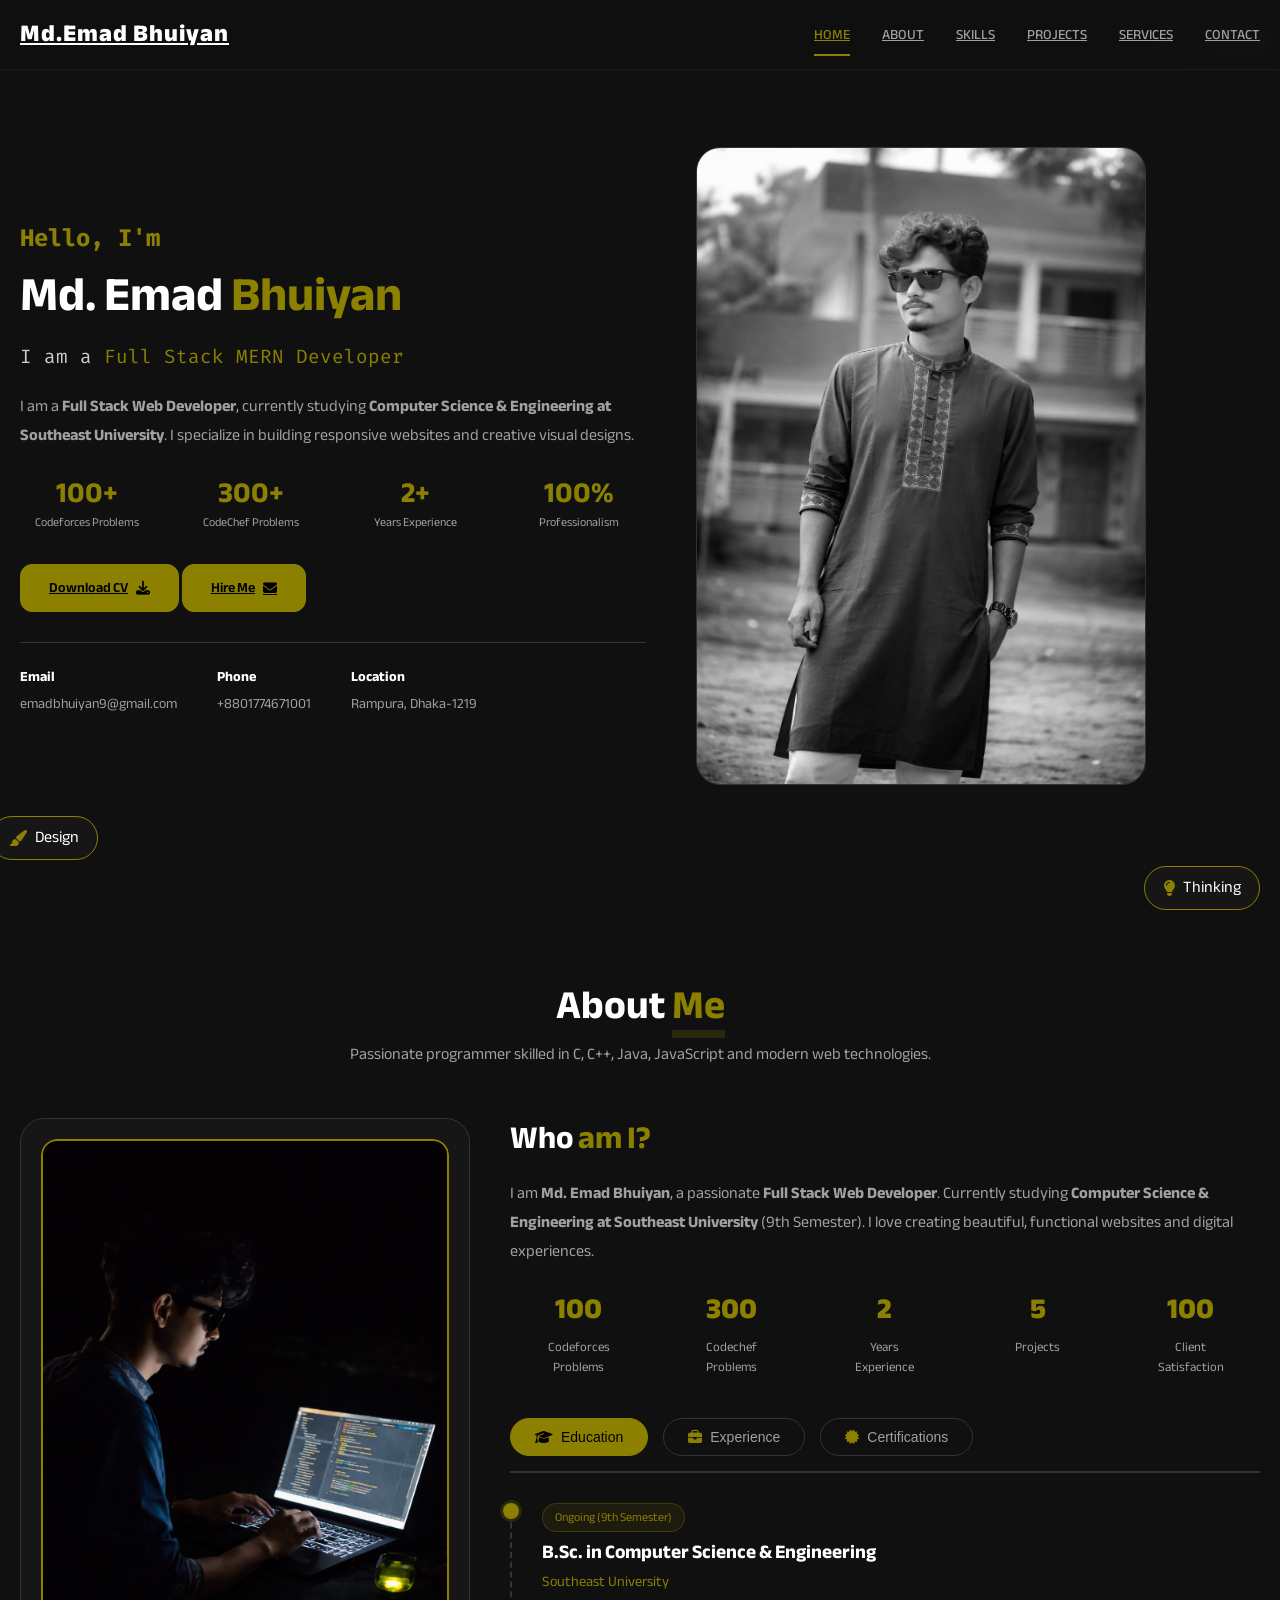
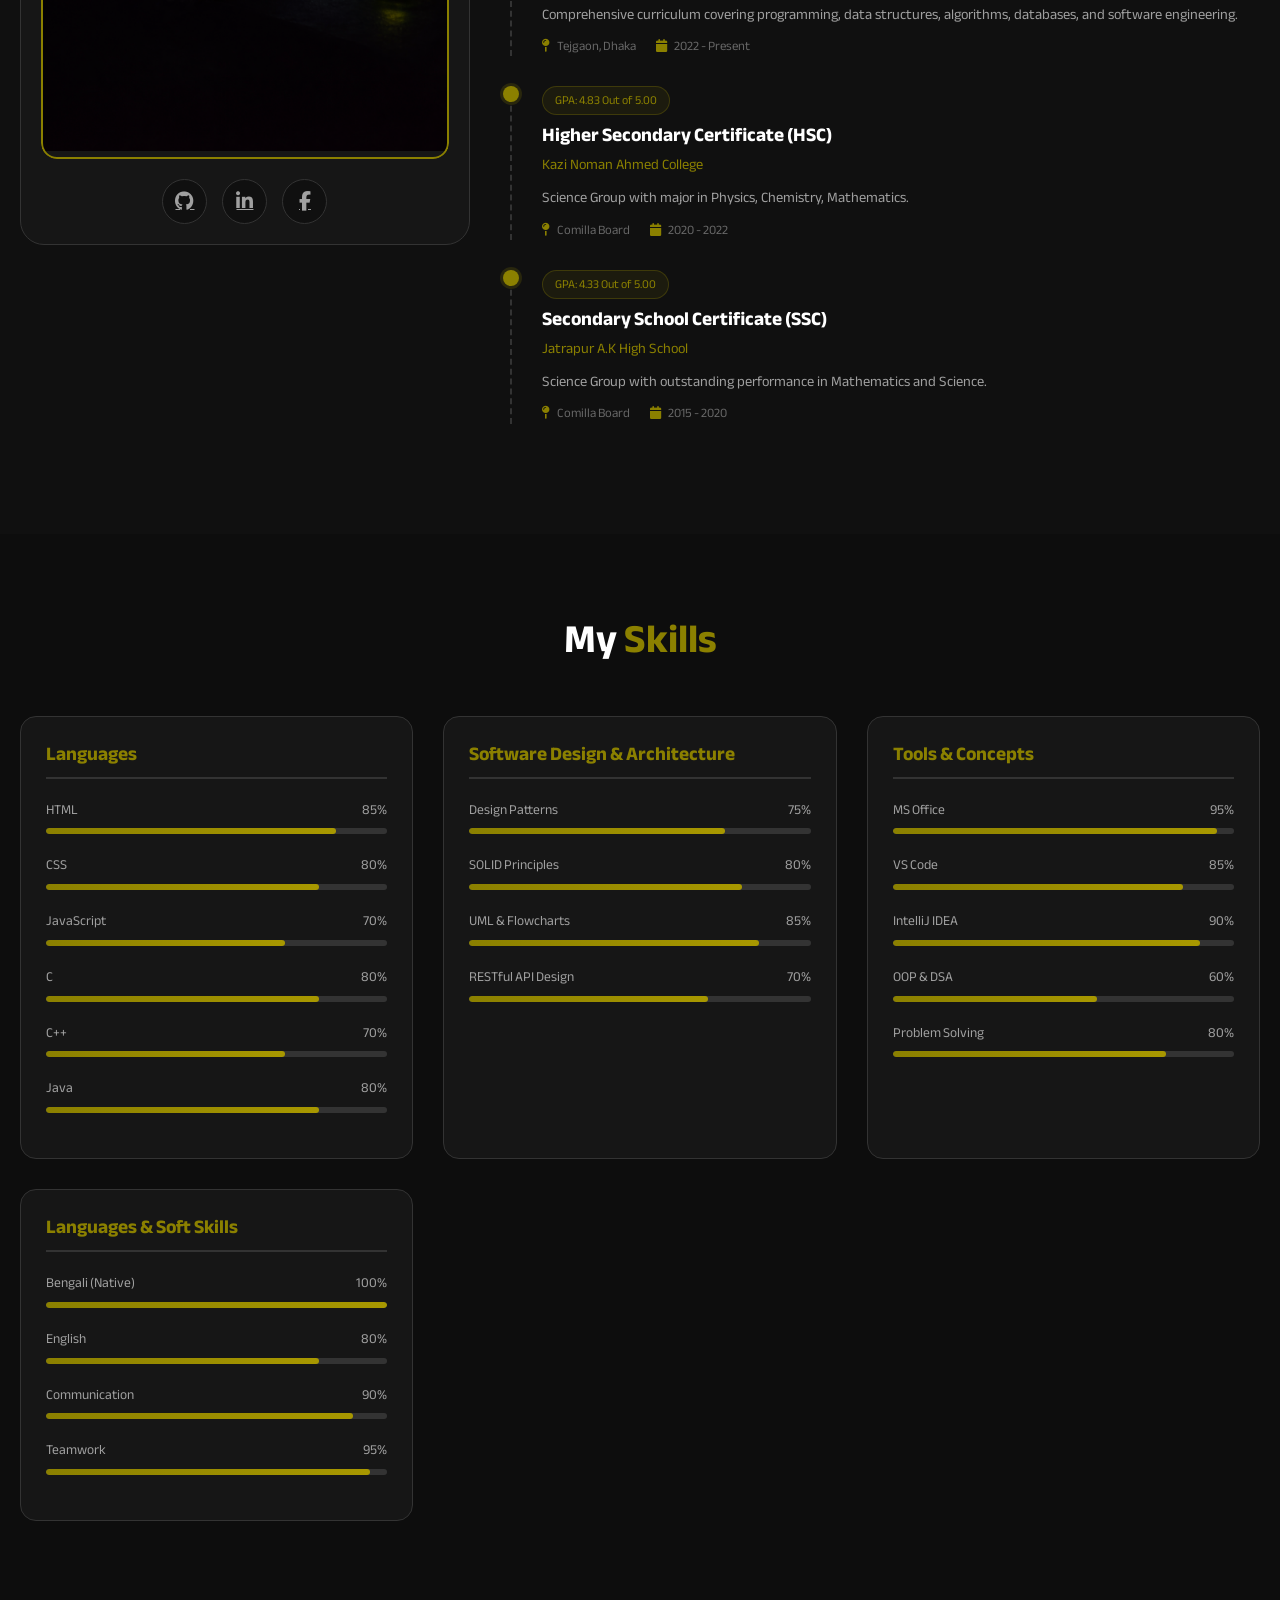
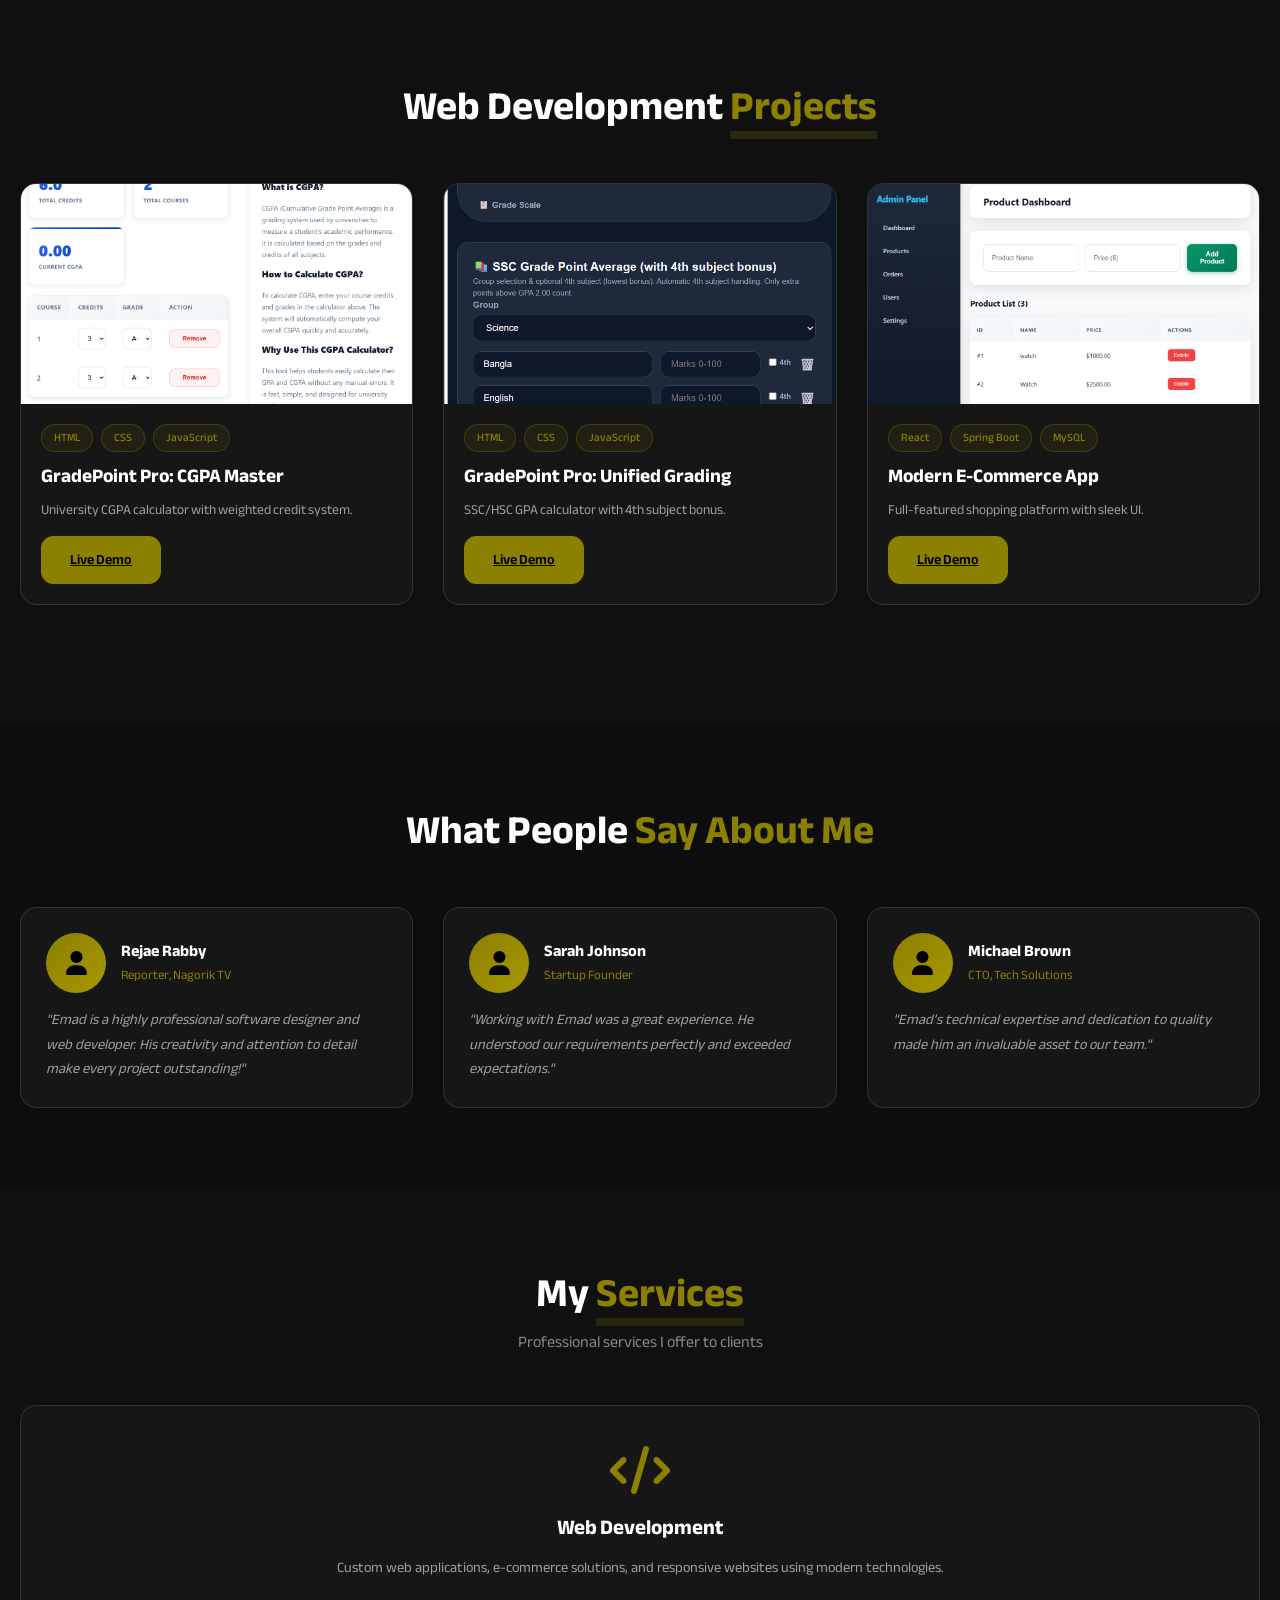
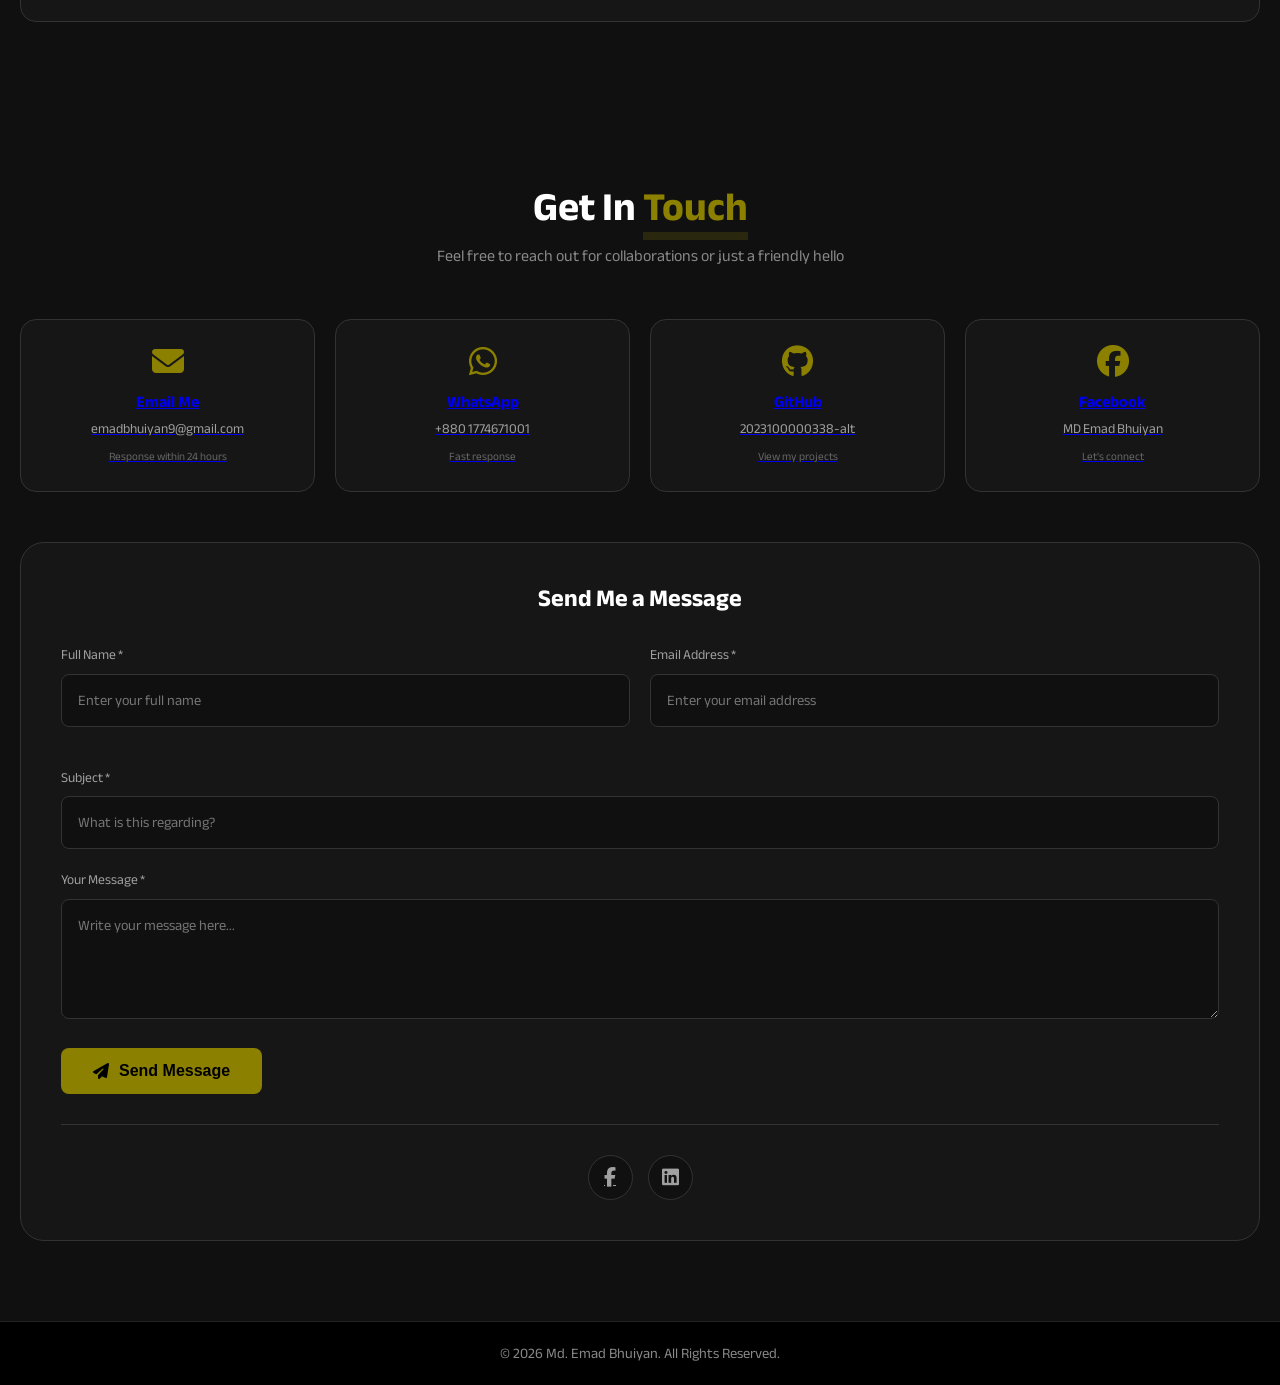
<file: index.html>
<!DOCTYPE html>
<html lang="en">

<head>
    <meta charset="UTF-8">
    <meta name="viewport" content="width=device-width, initial-scale=1.0, user-scalable=yes">
    <meta name="google-site-verification" content="bUaR6mgx_Sz5ELmNCUp4jcnCb36u_0n76wUcNpuhDoY" />
    <meta name="description"
        content="Md. Emad Bhuiyan is a Full Stack Web Developer skilled in Java, Spring Boot, React, and MySQL. Explore projects, portfolio, and modern web development work.">
    <meta name="author" content="Md. Emad Bhuiyan">
    <meta property="og:type" content="website">
    <meta property="og:url" content="https://eb-portfoilo.vercel.app/">
    <meta property="og:title" content="Md. Emad Bhuiyan | Portfolio">
    <meta property="og:description" content="Full Stack Web Developer Portfolio">
    <title>Md. Emad Bhuiyan | Portfolio</title>

    <link rel="preconnect" href="https://fonts.googleapis.com">
    <link rel="preconnect" href="https://fonts.gstatic.com" crossorigin>
    <link
        href="https://fonts.googleapis.com/css2?family=Anek+Bangla:wght@300;400;600;700&family=Fira+Code:wght@400;600&display=swap"
        rel="stylesheet">
    <link rel="stylesheet" href="https://cdnjs.cloudflare.com/ajax/libs/font-awesome/6.5.1/css/all.min.css">
    <link rel="stylesheet" href="styles.css">
</head>

<body>

    <nav class="navbar">
        <div class="container">
            <a href="#home" class="logo">
                Md.Emad Bhuiyan
            </a>
            <ul class="nav-menu">
                <li><a href="#home" class="active">Home</a></li>
                <li><a href="#about">About</a></li>
                <li><a href="#skills">Skills</a></li>
                <li><a href="#projects">Projects</a></li>
                <li><a href="#services">Services</a></li>
                <li><a href="#contact">Contact</a></li>
            </ul>
            <div class="hamburger">
                <i class="fas fa-bars"></i>
            </div>
        </div>
    </nav>

    <section class="hero" id="home">
        <div class="container">
            <div class="hero-wrapper">
                <div class="hero-text">
                    <h3>Hello, I'm</h3>
                    <h1>Md. Emad <span style="color:var(--primary-color)">Bhuiyan</span></h1>
                    <div
                        style="font-size: 1.2rem; color: #ccc; margin-bottom: 20px; font-family: 'Fira Code', monospace;">
                        I am a <span class="typed-text" style="color: var(--primary-color);"></span>
                    </div>
                    <p class="hero-paragraph">
                        I am a <strong>Full Stack Web Developer</strong>, currently studying
                        <strong>Computer Science & Engineering at Southeast University</strong>.
                        I specialize in building responsive websites and creative visual designs.
                    </p>
                    <div class="hero-stats">
                        <div class="stat-box">
                            <h4>100+</h4>
                            <p>Codeforces Problems</p>
                        </div>
                        <div class="stat-box">
                            <h4>300+</h4>
                            <p>CodeChef Problems</p>
                        </div>
                        <div class="stat-box">
                            <h4>2+</h4>
                            <p>Years Experience</p>
                        </div>
                        <div class="stat-box">
                            <h4>100%</h4>
                            <p>Professionalism</p>
                        </div>
                    </div>
                    <a href="Emad_CV.pdf" download class="btn">Download CV <i class="fas fa-download"></i></a>
                    <a href="#contact" class="btn">Hire Me <i class="fas fa-envelope"></i></a>
                    <div class="hero-info">
                        <div class="info-item">
                            <h4>Email</h4><span>emadbhuiyan9@gmail.com</span>
                        </div>
                        <div class="info-item">
                            <h4>Phone</h4><span>+8801774671001</span>
                        </div>
                        <div class="info-item">
                            <h4>Location</h4><span>Rampura, Dhaka-1219</span>
                        </div>
                    </div>
                </div>
                <div class="hero-img">
                    <img src="images/dmo.png" alt="Md. Emad Bhuiyan">
                </div>
            </div>
        </div>
    </section>

    <section class="about section" id="about">
        <div class="container">
            <div class="section-header">
                <h2 class="section-title">About <span>Me</span></h2>
                <p class="section-subtitle">Passionate programmer skilled in C, C++, Java, JavaScript and modern web
                    technologies.</p>
            </div>
            <div class="about-wrapper">
                <div class="about-left">
                    <div class="profile-card">
                        <div class="profile-image-wrapper">
                            <div class="profile-image">
                                <img src="images/drack_photo.png" alt="Md. Emad Bhuiyan">
                                <div class="image-border"></div>
                            </div>
                            <div class="floating-badge badge-1"><i class="fas fa-code"></i><span>Web Dev</span></div>
                            <div class="floating-badge badge-2"><i class="fas fa-paint-brush"></i><span>Design</span>
                            </div>
                            <div class="floating-badge badge-3"><i class="fas fa-lightbulb"></i><span>Thinking</span>
                            </div>
                        </div>
                        <div class="profile-social">
                            <a href="https://github.com/2023100000338-alt" target="_blank" class="social-link"><i
                                    class="fab fa-github"></i></a>
                            <a href="https://www.linkedin.com/in/md-emad-bhuiyan-389280319" target="_blank" class="social-link"><i class="fab fa-linkedin-in"></i></a>
                            <a href="https://www.facebook.com/md.emad.524381" target="_blank" class="social-link"><i
                                    class="fab fa-facebook-f"></i></a>
                        </div>
                    </div>
                </div>
                <div class="about-right">
                    <div class="who-am-i">
                        <h3>Who <span>am I?</span></h3>
                        <p>I am <strong>Md. Emad Bhuiyan</strong>, a passionate <strong>Full Stack Web
                                Developer</strong>. Currently studying <strong>Computer Science & Engineering at
                                Southeast University</strong> (9th Semester). I love creating beautiful, functional
                            websites and digital experiences.</p>
                    </div>
                    <div class="stats-container">
                        <div class="stat-box">
                            <div class="stat-number" data-target="100">0</div>
                            <div class="stat-label">Codeforces<br>Problems</div>
                        </div>
                        <div class="stat-box">
                            <div class="stat-number" data-target="300">0</div>
                            <div class="stat-label">Codechef<br>Problems</div>
                        </div>
                        <div class="stat-box">
                            <div class="stat-number" data-target="2">0</div>
                            <div class="stat-label">Years<br>Experience</div>
                        </div>
                        <div class="stat-box">
                            <div class="stat-number" data-target="5">0</div>
                            <div class="stat-label">Projects</div>
                        </div>
                        <div class="stat-box">
                            <div class="stat-number" data-target="100">0</div>
                            <div class="stat-label">Client<br>Satisfaction</div>
                        </div>
                    </div>
                    <div class="about-tabs">
                        <button class="tab-btn active" data-tab="education"><i class="fas fa-graduation-cap"></i>
                            Education</button>
                        <button class="tab-btn" data-tab="experience"><i class="fas fa-briefcase"></i>
                            Experience</button>
                        <button class="tab-btn" data-tab="certification"><i class="fas fa-certificate"></i>
                            Certifications</button>
                    </div>
                    <div class="tab-content active" id="education">
                        <div class="timeline-item">
                            <div class="timeline-marker"></div>
                            <div class="timeline-content">
                                <div class="timeline-header"><span class="timeline-badge">Ongoing (9th Semester)</span>
                                </div>
                                <h4 class="timeline-title">B.Sc. in Computer Science & Engineering</h4>
                                <p class="timeline-subtitle">Southeast University</p>
                                <p class="timeline-description">Comprehensive curriculum covering programming, data
                                    structures, algorithms, databases, and software engineering.</p>
                                <div class="timeline-meta"><span><i class="fas fa-map-pin"></i> Tejgaon,
                                        Dhaka</span><span><i class="fas fa-calendar"></i> 2022 - Present</span></div>
                            </div>
                        </div>
                        <div class="timeline-item">
                            <div class="timeline-marker"></div>
                            <div class="timeline-content">
                                <div class="timeline-header"><span class="timeline-badge">GPA: 4.83 Out of 5.00</span>
                                </div>
                                <h4 class="timeline-title">Higher Secondary Certificate (HSC)</h4>
                                <p class="timeline-subtitle">Kazi Noman Ahmed College</p>
                                <p class="timeline-description">Science Group with major in Physics, Chemistry,
                                    Mathematics.</p>
                                <div class="timeline-meta"><span><i class="fas fa-map-pin"></i> Comilla
                                        Board</span><span><i class="fas fa-calendar"></i> 2020 - 2022</span></div>
                            </div>
                        </div>
                        <div class="timeline-item">
                            <div class="timeline-marker"></div>
                            <div class="timeline-content">
                                <div class="timeline-header"><span class="timeline-badge">GPA: 4.33 Out of 5.00</span>
                                </div>
                                <h4 class="timeline-title">Secondary School Certificate (SSC)</h4>
                                <p class="timeline-subtitle">Jatrapur A.K High School</p>
                                <p class="timeline-description">Science Group with outstanding performance in
                                    Mathematics and Science.</p>
                                <div class="timeline-meta"><span><i class="fas fa-map-pin"></i> Comilla
                                        Board</span><span><i class="fas fa-calendar"></i> 2015 - 2020</span></div>
                            </div>
                        </div>
                    </div>
                    <div class="tab-content" id="experience">
                        <div class="timeline-item">
                            <div class="timeline-marker"></div>
                            <div class="timeline-content">
                                <div class="timeline-header"><span class="timeline-badge">August 2025 – Present</span>
                                </div>
                                <h4 class="timeline-title">Software Developer & Web Engineer</h4>
                                <p class="timeline-subtitle">Elite Learner Academy</p>
                                <ul class="timeline-list">
                                    <li><i class="fas fa-code"></i> Developing and maintaining the official academy
                                        website</li>
                                    <li><i class="fas fa-laptop-code"></i> Building responsive UI components</li>
                                    <li><i class="fas fa-database"></i> Optimizing web performance and managing student
                                        data</li>
                                </ul>
                            </div>
                        </div>
                    </div>
                    <!-- <div class="tab-content" id="certification">
                        <div class="certificate-item">
                            <div class="certificate-icon"><i class="fas fa-certificate"></i></div>
                            <div class="certificate-details"><span class="certificate-badge">Govt. Approved</span>
                                <h4>Computer Office Application</h4>
                                <p class="certificate-issuer">National Training Program</p>
                                <p class="certificate-desc">Comprehensive training on MS Office Suite with Grade A.</p>
                                <div class="certificate-meta"><span><i class="fas fa-calendar"></i> 2023</span><span><i
                                            class="fas fa-clock"></i> 6 Months</span></div>
                            </div>
                        </div>
                    </div> -->
                </div>
            </div>
        </div>
    </section>

    <section class="section" id="skills" style="background: #0d0d0d;">
        <div class="container">
            <div class="section-header">
                <h2 class="section-title">My <span>Skills</span></h2>
            </div>
            <div class="skills-grid">
                <div class="skill-category">
                    <h3>Languages</h3>
                    <div class="skill-bar">
                        <div class="skill-info"><span>HTML</span><span>85%</span></div>
                        <div class="skill-progress">
                            <div class="skill-per" style="width: 85%;"></div>
                        </div>
                    </div>
                    <div class="skill-bar">
                        <div class="skill-info"><span>CSS</span><span>80%</span></div>
                        <div class="skill-progress">
                            <div class="skill-per" style="width: 80%;"></div>
                        </div>
                    </div>
                    <div class="skill-bar">
                        <div class="skill-info"><span>JavaScript</span><span>70%</span></div>
                        <div class="skill-progress">
                            <div class="skill-per" style="width: 70%;"></div>
                        </div>
                    </div>
                    <div class="skill-bar">
                        <div class="skill-info"><span>C</span><span>80%</span></div>
                        <div class="skill-progress">
                            <div class="skill-per" style="width: 80%;"></div>
                        </div>
                    </div>
                    <div class="skill-bar">
                        <div class="skill-info"><span>C++</span><span>70%</span></div>
                        <div class="skill-progress">
                            <div class="skill-per" style="width: 70%;"></div>
                        </div>
                    </div>
                    <div class="skill-bar">
                        <div class="skill-info"><span>Java</span><span>80%</span></div>
                        <div class="skill-progress">
                            <div class="skill-per" style="width: 80%;"></div>
                        </div>
                    </div>
                </div>
                <div class="skill-category">
                    <h3>Software Design & Architecture</h3>
                    <div class="skill-bar">
                        <div class="skill-info"><span>Design Patterns</span><span>75%</span></div>
                        <div class="skill-progress">
                            <div class="skill-per" style="width: 75%;"></div>
                        </div>
                    </div>
                    <div class="skill-bar">
                        <div class="skill-info"><span>SOLID Principles</span><span>80%</span></div>
                        <div class="skill-progress">
                            <div class="skill-per" style="width: 80%;"></div>
                        </div>
                    </div>
                    <div class="skill-bar">
                        <div class="skill-info"><span>UML & Flowcharts</span><span>85%</span></div>
                        <div class="skill-progress">
                            <div class="skill-per" style="width: 85%;"></div>
                        </div>
                    </div>
                    <div class="skill-bar">
                        <div class="skill-info"><span>RESTful API Design</span><span>70%</span></div>
                        <div class="skill-progress">
                            <div class="skill-per" style="width: 70%;"></div>
                        </div>
                    </div>
                </div>
                <div class="skill-category">
                    <h3>Tools & Concepts</h3>
                    <div class="skill-bar">
                        <div class="skill-info"><span>MS Office</span><span>95%</span></div>
                        <div class="skill-progress">
                            <div class="skill-per" style="width: 95%;"></div>
                        </div>
                    </div>
                    <div class="skill-bar">
                        <div class="skill-info"><span>VS Code</span><span>85%</span></div>
                        <div class="skill-progress">
                            <div class="skill-per" style="width: 85%;"></div>
                        </div>
                    </div>
                    <div class="skill-bar">
                        <div class="skill-info"><span>IntelliJ IDEA</span><span>90%</span></div>
                        <div class="skill-progress">
                            <div class="skill-per" style="width: 90%;"></div>
                        </div>
                    </div>
                    <div class="skill-bar">
                        <div class="skill-info"><span>OOP & DSA</span><span>60%</span></div>
                        <div class="skill-progress">
                            <div class="skill-per" style="width: 60%;"></div>
                        </div>
                    </div>
                    <div class="skill-bar">
                        <div class="skill-info"><span>Problem Solving</span><span>80%</span></div>
                        <div class="skill-progress">
                            <div class="skill-per" style="width: 80%;"></div>
                        </div>
                    </div>
                </div>
                <div class="skill-category">
                    <h3>Languages & Soft Skills</h3>
                    <div class="skill-bar">
                        <div class="skill-info"><span>Bengali (Native)</span><span>100%</span></div>
                        <div class="skill-progress">
                            <div class="skill-per" style="width: 100%;"></div>
                        </div>
                    </div>
                    <div class="skill-bar">
                        <div class="skill-info"><span>English</span><span>80%</span></div>
                        <div class="skill-progress">
                            <div class="skill-per" style="width: 80%;"></div>
                        </div>
                    </div>
                    <div class="skill-bar">
                        <div class="skill-info"><span>Communication</span><span>90%</span></div>
                        <div class="skill-progress">
                            <div class="skill-per" style="width: 90%;"></div>
                        </div>
                    </div>
                    <div class="skill-bar">
                        <div class="skill-info"><span>Teamwork</span><span>95%</span></div>
                        <div class="skill-progress">
                            <div class="skill-per" style="width: 95%;"></div>
                        </div>
                    </div>
                </div>
            </div>
        </div>
    </section>

    <section class="section" id="projects">
        <div class="container">
            <div class="section-header">
                <h2 class="section-title">Web Development <span>Projects</span></h2>
            </div>
            <div class="projects-grid" id="coding-projects-grid">
                <div class="project-card">
                    <div class="project-img"><img src="images/cgpa.png" alt="CGPA Calculator"></div>
                    <div class="project-info">
                        <div class="project-tags"><span class="tag">HTML</span><span class="tag">CSS</span><span
                                class="tag">JavaScript</span></div>
                        <h3 class="project-title">GradePoint Pro: CGPA Master</h3>
                        <p class="project-desc">University CGPA calculator with weighted credit system.</p><a
                            href="https://eb-cgpa-calculator.vercel.app/" target="_blank"
                            class="btn view-details-btn">Live Demo</a>
                    </div>
                </div>
                <div class="project-card">
                    <div class="project-img"><img src="images/grad.png" alt="Unified Grading System"></div>
                    <div class="project-info">
                        <div class="project-tags"><span class="tag">HTML</span><span class="tag">CSS</span><span
                                class="tag">JavaScript</span></div>
                        <h3 class="project-title">GradePoint Pro: Unified Grading</h3>
                        <p class="project-desc">SSC/HSC GPA calculator with 4th subject bonus.</p><a
                            href="https://eb-grading-sy.vercel.app/" target="_blank" class="btn view-details-btn">Live
                            Demo</a>
                    </div>
                </div>
                <div class="project-card">
                    <div class="project-img"><img src="images/ecom.png" alt="E-Commerce App"></div>
                    <div class="project-info">
                        <div class="project-tags"><span class="tag">React</span><span class="tag">Spring
                                Boot</span><span class="tag">MySQL</span></div>
                        <h3 class="project-title">Modern E-Commerce App</h3>
                        <p class="project-desc">Full-featured shopping platform with sleek UI.</p><a
                            href="https://eb-ecomerce.vercel.app/" target="_blank" class="btn view-details-btn">Live
                            Demo</a>
                    </div>
                </div>
            </div>
            <div class="load-more-container"><button id="load-more-btn" class="load-more-btn">Load More
                    Projects</button></div>
        </div>
    </section>

    <section class="section" id="testimonials" style="background: #0d0d0d;">
        <div class="container">
            <div class="section-header">
                <h2 class="section-title">What People <span>Say About Me</span></h2>
            </div>
            <div class="testimonials-grid">
                <div class="testimonial-card">
                    <div class="testimonial-header">
                        <div class="testimonial-avatar"><i class="fas fa-user"></i></div>
                        <div class="testimonial-info">
                            <h4>Rejae Rabby</h4>
                            <p>Reporter, Nagorik TV</p>
                        </div>
                    </div>
                    <p class="testimonial-text">"Emad is a highly professional software designer and web developer. His
                        creativity and attention to detail make every project outstanding!"</p>
                </div>
                <div class="testimonial-card">
                    <div class="testimonial-header">
                        <div class="testimonial-avatar"><i class="fas fa-user"></i></div>
                        <div class="testimonial-info">
                            <h4>Sarah Johnson</h4>
                            <p>Startup Founder</p>
                        </div>
                    </div>
                    <p class="testimonial-text">"Working with Emad was a great experience. He understood our
                        requirements perfectly and exceeded expectations."</p>
                </div>
                <div class="testimonial-card">
                    <div class="testimonial-header">
                        <div class="testimonial-avatar"><i class="fas fa-user"></i></div>
                        <div class="testimonial-info">
                            <h4>Michael Brown</h4>
                            <p>CTO, Tech Solutions</p>
                        </div>
                    </div>
                    <p class="testimonial-text">"Emad's technical expertise and dedication to quality made him an
                        invaluable asset to our team."</p>
                </div>
            </div>
        </div>
    </section>

    <section class="section" id="services">
        <div class="container">
            <div class="section-header">
                <h2 class="section-title">My <span>Services</span></h2>
                <p style="color: #888; margin-top: 10px;">Professional services I offer to clients</p>
            </div>
            <div class="services-grid">
                <div class="service-card"><i class="fas fa-code"></i>
                    <h3>Web Development</h3>
                    <p>Custom web applications, e-commerce solutions, and responsive websites using modern technologies.
                    </p>
                </div>
            </div>
        </div>
    </section>

    <section class="section" id="contact">
        <div class="container">
            <div class="section-header">
                <h2 class="section-title">Get In <span>Touch</span></h2>
                <p style="color: #888; margin-top: 10px;">Feel free to reach out for collaborations or just a friendly
                    hello</p>
            </div>
            <div class="contact-grid">
                <a href="mailto:emadbhuiyan9@gmail.com" class="contact-item"><i class="fas fa-envelope"></i>
                    <h4>Email Me</h4>
                    <p>emadbhuiyan9@gmail.com</p><span class="contact-sub">Response within 24 hours</span>
                </a>
                <a href="https://wa.me/8801774671001" class="contact-item"><i class="fab fa-whatsapp"></i>
                    <h4>WhatsApp</h4>
                    <p>+880 1774671001</p><span class="contact-sub">Fast response</span>
                </a>
                <a href="https://github.com/2023100000338-alt" target="_blank" class="contact-item"><i
                        class="fab fa-github"></i>
                    <h4>GitHub</h4>
                    <p>2023100000338-alt</p><span class="contact-sub">View my projects</span>
                </a>
                <a href="https://www.facebook.com/md.emad.524381" target="_blank" class="contact-item"><i
                        class="fab fa-facebook"></i>
                    <h4>Facebook</h4>
                    <p>MD Emad Bhuiyan</p><span class="contact-sub">Let's connect</span>
                </a>
            </div>
            <div class="contact-form-wrapper">
                <h3>Send Me a Message</h3>
                <form id="contactForm">
                    <div class="form-row">
                        <div class="form-group"><label for="name">Full Name *</label><input type="text" id="name"
                                name="name" placeholder="Enter your full name" required></div>
                        <div class="form-group"><label for="email">Email Address *</label><input type="email" id="email"
                                name="email" placeholder="Enter your email address" required></div>
                    </div>
                    <div class="form-group"><label for="subject">Subject *</label><input type="text" id="subject"
                            name="subject" placeholder="What is this regarding?" required></div>
                    <div class="form-group"><label for="message">Your Message *</label><textarea id="message"
                            name="message" placeholder="Write your message here..." required></textarea></div>
                    <div class="form-button"><button type="submit" class="btn-submit"><i class="fas fa-paper-plane"></i>
                            Send Message</button></div>
                </form>
                <div class="contact-social"><a href="https://www.facebook.com/md.emad.524381" target="_blank"
                        class="social-link"><i class="fab fa-facebook-f"></i></a><a href="https://www.linkedin.com/in/md-emad-bhuiyan-389280319" target="_blank"
                        class="social-link"><i class="fab fa-linkedin"></i></a></div>
            </div>
        </div>
    </section>

    <button id="backToTop" class="back-to-top"><i class="fas fa-chevron-up"></i></button>

    <footer style="background: #000; padding: 20px 0; text-align: center; border-top: 1px solid #222;">
        <div class="container">
            <p style="color: #888; font-size: 0.9rem;">&copy; 2024 Md. Emad Bhuiyan. All Rights Reserved.</p>
        </div>
    </footer>

    <script src="script.js"></script>
</body>

</html>
</file>
<file: styles.css>
:root {
    --primary-color: #8B8000;
    --primary-dark: #6B6000;
    --primary-light: #a89800;
    --bg-color: #101010;
    --card-bg: #161616;
    --card-hover: #1f1f1f;
    --text-white: #ffffff;
    --text-gray: #a0a0a0;
    --text-dark: #666666;
    --border-color: #333;
    --success: #00c853;
    --error: #ff3b30;
    --font-main: 'Anek Bangla', sans-serif;
    --font-heading: 'Fira Code', monospace;
    --transition: all 0.3s cubic-bezier(0.4, 0, 0.2, 1);
    --transition-slow: all 0.5s cubic-bezier(0.4, 0, 0.2, 1);
    --shadow-sm: 0 2px 8px rgba(0, 0, 0, 0.1);
    --shadow-md: 0 4px 20px rgba(0, 0, 0, 0.2);
    --shadow-lg: 0 8px 40px rgba(0, 0, 0, 0.3);
    --shadow-primary: 0 0 20px rgba(139, 128, 0, 0.3);
    --shadow-xl: 0 20px 60px rgba(0, 0, 0, 0.4);
    --radius-sm: 8px;
    --radius-md: 12px;
    --radius-lg: 16px;
    --radius-xl: 24px;
    --container-width: 1240px;
    --container-padding: 20px;
}

* {
    margin: 0;
    padding: 0;
    box-sizing: border-box;
}

body {
    font-family: var(--font-main);
    background-color: var(--bg-color);
    color: var(--text-white);
    line-height: 1.6;
    font-size: 16px;
    overflow-x: hidden;
}

.container {
    max-width: var(--container-width);
    margin: 0 auto;
    padding: 0 var(--container-padding);
    width: 100%;
}

/* Custom Scrollbar */
::-webkit-scrollbar {
    width: 8px;
    height: 8px;
}

::-webkit-scrollbar-track {
    background: var(--bg-color);
}

::-webkit-scrollbar-thumb {
    background: var(--primary-color);
    border-radius: 4px;
}

::-webkit-scrollbar-thumb:hover {
    background: var(--primary-light);
}

/* Selection */
::selection {
    background: var(--primary-color);
    color: #000;
}

/* Typography */
h1,
h2,
h3,
h4,
h5,
h6 {
    font-weight: 700;
    line-height: 1.3;
}

h1 {
    font-size: clamp(2rem, 5vw, 3rem);
}

h2 {
    font-size: clamp(1.5rem, 4vw, 2.25rem);
}

h3 {
    font-size: clamp(1.25rem, 3vw, 1.5rem);
}

h4 {
    font-size: clamp(1rem, 2.5vw, 1.125rem);
}

.section {
    padding: clamp(50px, 8vw, 80px) 0;
}

.section-header {
    text-align: center;
    margin-bottom: clamp(30px, 6vw, 50px);
}

.section-title {
    font-size: clamp(1.8rem, 5vw, 2.5rem);
    font-weight: 700;
    color: var(--text-white);
    margin-bottom: 10px;
}

.section-title span {
    color: var(--primary-color);
    position: relative;
}

.section-title span::after {
    content: '';
    position: absolute;
    bottom: 5px;
    left: 0;
    width: 100%;
    height: 8px;
    background: rgba(139, 128, 0, 0.2);
    z-index: -1;
}

.section-subtitle {
    color: var(--text-gray);
    font-size: clamp(0.875rem, 3vw, 1rem);
    max-width: 600px;
    margin: 0 auto;
}

/* Buttons */
.btn {
    display: inline-flex;
    align-items: center;
    justify-content: center;
    gap: 8px;
    padding: clamp(10px, 2vw, 12px) clamp(20px, 4vw, 28px);
    font-size: clamp(0.8rem, 2vw, 0.875rem);
    font-weight: 600;
    border-radius: var(--radius-md);
    background-color: var(--primary-color);
    color: #000;
    border: 1px solid var(--primary-color);
    cursor: pointer;
    transition: var(--transition);
    text-align: center;
    white-space: nowrap;
}

.btn:hover {
    background: transparent;
    color: var(--primary-color);
    transform: translateY(-2px);
    box-shadow: var(--shadow-primary);
}

.btn:active {
    transform: translateY(0);
}

/* ===== NAVIGATION ===== */
.navbar {
    position: fixed;
    top: 0;
    left: 0;
    width: 100%;
    height: clamp(60px, 8vw, 70px);
    background: rgba(16, 16, 16, 0.95);
    backdrop-filter: blur(10px);
    -webkit-backdrop-filter: blur(10px);
    border-bottom: 1px solid rgba(255, 255, 255, 0.05);
    z-index: 1000;
    transition: var(--transition);
}

.navbar.scrolled {
    box-shadow: var(--shadow-md);
    height: clamp(55px, 7vw, 60px);
}

.navbar .container {
    display: flex;
    justify-content: space-between;
    align-items: center;
    height: 100%;
}

.logo {
    font-size: clamp(1.1rem, 4vw, 1.5rem);
    font-weight: 800;
    color: var(--text-white);
    letter-spacing: 1px;
    z-index: 1001;
    transition: var(--transition);
    white-space: nowrap;
}

.logo:hover {
    color: var(--primary-color);
}

.nav-menu {
    display: flex;
    gap: clamp(15px, 3vw, 32px);
    align-items: center;
}

.nav-menu li {
    list-style: none;
}

.nav-menu a {
    color: var(--text-gray);
    font-size: clamp(0.75rem, 2vw, 0.875rem);
    font-weight: 500;
    text-transform: uppercase;
    position: relative;
    padding: 8px 0;
    transition: var(--transition);
}

.nav-menu a::after {
    content: '';
    position: absolute;
    bottom: 0;
    left: 0;
    width: 0;
    height: 2px;
    background: var(--primary-color);
    transition: width 0.3s ease;
}

.nav-menu a:hover::after,
.nav-menu a.active::after {
    width: 100%;
}

.nav-menu a:hover,
.nav-menu a.active {
    color: var(--primary-color);
}

.hamburger {
    display: none;
    cursor: pointer;
    background: none;
    border: none;
    color: var(--text-white);
    font-size: 1.5rem;
    z-index: 1001;
    width: 40px;
    height: 40px;
    align-items: center;
    justify-content: center;
    border-radius: var(--radius-sm);
    transition: var(--transition);
}

.hamburger:hover {
    background: rgba(255, 255, 255, 0.1);
}

/* Mobile Navigation */
@media (max-width: 768px) {
    .hamburger {
        display: flex;
    }

    .nav-menu {
        position: fixed;
        top: 0;
        right: -100%;
        width: min(280px, 75%);
        height: 100vh;
        background: rgba(10, 10, 10, 0.98);
        backdrop-filter: blur(20px);
        -webkit-backdrop-filter: blur(20px);
        flex-direction: column;
        justify-content: center;
        align-items: center;
        gap: 30px;
        transition: right 0.4s cubic-bezier(0.4, 0, 0.2, 1);
        z-index: 1000;
        padding: 80px 20px 40px;
        box-shadow: var(--shadow-lg);
    }

    .nav-menu.active {
        right: 0;
    }

    .nav-menu a {
        font-size: 18px;
        padding: 12px 0;
        width: 100%;
        text-align: center;
    }

    body.menu-open {
        overflow: hidden;
    }
}

/* ===== HERO SECTION ===== */
.hero {
    padding-top: clamp(90px, 15vw, 120px);
    padding-bottom: clamp(50px, 8vw, 80px);
    min-height: 100vh;
    display: flex;
    align-items: center;
}

.hero-wrapper {
    display: grid;
    grid-template-columns: 1fr 0.9fr;
    gap: clamp(30px, 5vw, 50px);
    align-items: center;
}

.hero-text h3 {
    font-size: clamp(1.1rem, 3vw, 1.5rem);
    color: var(--primary-color);
    font-family: var(--font-heading);
    margin-bottom: 10px;
}

.hero-text h1 {
    font-size: clamp(1.8rem, 6vw, 3rem);
    font-weight: 700;
    margin-bottom: 15px;
}

.hero-text p {
    color: var(--text-gray);
    margin-bottom: 25px;
    line-height: 1.8;
    font-size: clamp(0.875rem, 2.5vw, 1rem);
}

.hero-stats {
    display: flex;
    gap: clamp(15px, 4vw, 30px);
    margin-bottom: 30px;
    flex-wrap: wrap;
}

.stat-box {
    text-align: center;
    flex: 1;
    min-width: 70px;
}

.stat-box h4 {
    font-size: clamp(1.2rem, 4vw, 1.8rem);
    color: var(--primary-color);
    font-weight: 700;
}

.stat-box p {
    font-size: clamp(0.7rem, 2vw, 0.75rem);
    color: var(--text-gray);
    margin-bottom: 0;
}

.hero-info {
    margin-top: 30px;
    display: flex;
    gap: clamp(20px, 5vw, 40px);
    border-top: 1px solid var(--border-color);
    padding-top: 25px;
    flex-wrap: wrap;
}

.info-item h4 {
    color: var(--text-white);
    font-size: clamp(0.75rem, 2vw, 0.875rem);
    margin-bottom: 5px;
}

.info-item span {
    color: var(--text-gray);
    font-size: clamp(0.7rem, 2vw, 0.875rem);
}

.hero-img img {
    width: 100%;
    max-width: 400px;
    margin: 0 auto;
    border-radius: var(--radius-xl);
    filter: grayscale(100%);
    transition: var(--transition-slow);
    border: 1px solid var(--border-color);
}

.hero-img img:hover {
    filter: grayscale(0%);
    transform: translateY(-5px);
    box-shadow: var(--shadow-lg);
}

/* ===== ABOUT SECTION ===== */
.about-wrapper {
    display: grid;
    grid-template-columns: 0.9fr 1.5fr;
    gap: clamp(25px, 5vw, 40px);
}

.profile-card {
    background: var(--card-bg);
    border-radius: var(--radius-xl);
    padding: 20px;
    border: 1px solid var(--border-color);
    transition: var(--transition);
}

.profile-card:hover {
    transform: translateY(-5px);
    border-color: var(--primary-color);
    box-shadow: var(--shadow-md);
}

.profile-image {
    position: relative;
    border-radius: var(--radius-lg);
    overflow: hidden;
}

.profile-image img {
    width: 100%;
    height: auto;
    transition: var(--transition-slow);
}

.profile-card:hover .profile-image img {
    transform: scale(1.05);
}

.image-border {
    position: absolute;
    top: 0;
    left: 0;
    width: 100%;
    height: 100%;
    border: 2px solid var(--primary-color);
    border-radius: var(--radius-lg);
    pointer-events: none;
}

.profile-social {
    display: flex;
    justify-content: center;
    gap: 15px;
    margin-top: 20px;
}

.social-link {
    width: clamp(40px, 8vw, 45px);
    height: clamp(40px, 8vw, 45px);
    background: var(--bg-color);
    border: 1px solid var(--border-color);
    border-radius: 50%;
    display: flex;
    align-items: center;
    justify-content: center;
    color: var(--text-gray);
    font-size: clamp(1rem, 3vw, 1.2rem);
    transition: var(--transition);
}

.social-link:hover {
    background: var(--primary-color);
    color: #000;
    transform: translateY(-3px);
}

.who-am-i h3 {
    font-size: clamp(1.5rem, 4vw, 2rem);
    margin-bottom: 20px;
}

.who-am-i h3 span {
    color: var(--primary-color);
}

.who-am-i p {
    color: var(--text-gray);
    line-height: 1.8;
    margin-bottom: 20px;
    font-size: clamp(0.875rem, 2.5vw, 1rem);
}

/* Stats Container */
.stats-container {
    display: grid;
    grid-template-columns: repeat(auto-fit, minmax(100px, 1fr));
    gap: 15px;
    margin-bottom: 40px;
}

.stat-item {
    background: var(--card-bg);
    padding: clamp(10px, 3vw, 15px);
    border-radius: var(--radius-md);
    text-align: center;
    border: 1px solid var(--border-color);
    transition: var(--transition);
}

.stat-item:hover {
    border-color: var(--primary-color);
    transform: translateY(-3px);
}

.stat-number {
    font-size: clamp(1.2rem, 4vw, 1.8rem);
    font-weight: 800;
    color: var(--primary-color);
    margin-bottom: 5px;
}

.stat-label {
    color: var(--text-gray);
    font-size: clamp(0.7rem, 2vw, 0.8rem);
}

/* Tabs */
.about-tabs {
    display: flex;
    gap: clamp(10px, 2vw, 15px);
    margin-bottom: 30px;
    border-bottom: 2px solid var(--border-color);
    padding-bottom: 15px;
    flex-wrap: wrap;
}

.tab-btn {
    padding: clamp(8px, 2vw, 10px) clamp(16px, 3vw, 24px);
    background: transparent;
    border: 1px solid var(--border-color);
    border-radius: 50px;
    color: var(--text-gray);
    cursor: pointer;
    transition: var(--transition);
    display: flex;
    align-items: center;
    gap: 8px;
    font-size: clamp(0.75rem, 2vw, 0.875rem);
}

.tab-btn i {
    color: var(--primary-color);
}

.tab-btn.active,
.tab-btn:hover {
    background: var(--primary-color);
    color: #000;
    border-color: var(--primary-color);
}

.tab-btn.active i,
.tab-btn:hover i {
    color: #000;
}

.tab-content {
    display: none;
    animation: fadeIn 0.5s ease;
}

.tab-content.active {
    display: block;
}

/* Timeline */
.timeline-item {
    position: relative;
    padding-left: 30px;
    margin-bottom: 30px;
    border-left: 2px dashed var(--border-color);
}

.timeline-marker {
    position: absolute;
    left: -9px;
    top: 0;
    width: 16px;
    height: 16px;
    background: var(--primary-color);
    border-radius: 50%;
    box-shadow: 0 0 0 3px rgba(139, 128, 0, 0.2);
}

.timeline-badge {
    display: inline-block;
    padding: 4px 12px;
    background: rgba(139, 128, 0, 0.1);
    border: 1px solid rgba(139, 128, 0, 0.3);
    border-radius: 30px;
    color: var(--primary-color);
    font-size: 0.75rem;
    margin-bottom: 8px;
}

.timeline-title {
    font-size: clamp(1rem, 3vw, 1.2rem);
    margin-bottom: 5px;
    color: var(--text-white);
}

.timeline-subtitle {
    color: var(--primary-color);
    font-size: clamp(0.8rem, 2.5vw, 0.9rem);
    margin-bottom: 10px;
}

.timeline-description {
    color: var(--text-gray);
    font-size: clamp(0.8rem, 2.5vw, 0.9rem);
    line-height: 1.6;
    margin-bottom: 10px;
}

.timeline-meta {
    display: flex;
    gap: 20px;
    font-size: 0.8rem;
    color: var(--text-dark);
    flex-wrap: wrap;
}

.timeline-meta i {
    color: var(--primary-color);
    margin-right: 5px;
}

.timeline-list {
    margin-top: 10px;
}

.timeline-list li {
    color: var(--text-gray);
    font-size: clamp(0.8rem, 2.5vw, 0.9rem);
    margin-bottom: 8px;
    display: flex;
    gap: 10px;
}

.timeline-list li i {
    color: var(--primary-color);
    margin-top: 3px;
}

/* Certificate */
.certificate-item {
    display: flex;
    gap: 20px;
    padding: 20px;
    background: var(--card-bg);
    border-radius: var(--radius-lg);
    margin-bottom: 20px;
    border: 1px solid var(--border-color);
    transition: var(--transition);
}

.certificate-item:hover {
    border-color: var(--primary-color);
    transform: translateX(5px);
}

.certificate-icon {
    width: 60px;
    height: 60px;
    background: rgba(139, 128, 0, 0.1);
    border-radius: 15px;
    display: flex;
    align-items: center;
    justify-content: center;
    flex-shrink: 0;
}

.certificate-icon i {
    font-size: 2rem;
    color: var(--primary-color);
}

.certificate-details {
    flex: 1;
}

.certificate-badge {
    display: inline-block;
    padding: 3px 10px;
    background: rgba(139, 128, 0, 0.1);
    border-radius: 30px;
    color: var(--primary-color);
    font-size: 0.7rem;
    margin-bottom: 8px;
}

.certificate-details h4 {
    font-size: clamp(0.9rem, 3vw, 1.1rem);
    margin-bottom: 5px;
}

.certificate-issuer {
    color: var(--primary-color);
    font-size: 0.85rem;
    margin-bottom: 8px;
}

.certificate-desc {
    color: var(--text-gray);
    font-size: 0.85rem;
    margin-bottom: 10px;
}

.certificate-meta {
    display: flex;
    gap: 20px;
    font-size: 0.75rem;
    color: var(--text-dark);
    flex-wrap: wrap;
}

/* ===== SKILLS SECTION ===== */
.skills-grid {
    display: grid;
    grid-template-columns: repeat(auto-fit, minmax(min(100%, 320px), 1fr));
    gap: clamp(20px, 4vw, 30px);
}

.skill-category {
    background: var(--card-bg);
    padding: clamp(20px, 4vw, 25px);
    border-radius: var(--radius-lg);
    border: 1px solid var(--border-color);
    transition: var(--transition);
}

.skill-category:hover {
    transform: translateY(-5px);
    border-color: var(--primary-color);
    box-shadow: var(--shadow-md);
}

.skill-category h3 {
    color: var(--primary-color);
    font-size: clamp(1rem, 3vw, 1.2rem);
    margin-bottom: 20px;
    padding-bottom: 10px;
    border-bottom: 2px solid var(--border-color);
}

.skill-bar {
    margin-bottom: 20px;
}

.skill-info {
    display: flex;
    justify-content: space-between;
    margin-bottom: 8px;
    font-size: clamp(0.75rem, 2vw, 0.85rem);
    color: var(--text-gray);
}

.skill-progress {
    width: 100%;
    height: 6px;
    background: var(--border-color);
    border-radius: 10px;
    overflow: hidden;
}

.skill-per {
    height: 100%;
    background: linear-gradient(90deg, var(--primary-color), var(--primary-light));
    border-radius: 10px;
    transition: width 1s ease;
}

/* ===== PROJECTS SECTION ===== */
.projects-grid {
    display: grid;
    grid-template-columns: repeat(auto-fit, minmax(min(100%, 340px), 1fr));
    gap: clamp(20px, 4vw, 30px);
}

.project-card {
    background: var(--card-bg);
    border-radius: var(--radius-lg);
    overflow: hidden;
    border: 1px solid var(--border-color);
    transition: var(--transition);
    display: none;
}

.project-card.show {
    display: block;
    animation: fadeInUp 0.5s ease;
}

.project-card:hover {
    transform: translateY(-8px);
    border-color: var(--primary-color);
    box-shadow: var(--shadow-lg);
}

.project-img {
    height: clamp(180px, 30vw, 220px);
    overflow: hidden;
}

.project-img img {
    width: 100%;
    height: 100%;
    object-fit: cover;
    transition: var(--transition-slow);
}

.project-card:hover .project-img img {
    transform: scale(1.08);
}

.project-info {
    padding: clamp(15px, 4vw, 20px);
}

.project-tags {
    display: flex;
    flex-wrap: wrap;
    gap: 8px;
    margin-bottom: 12px;
}

.tag {
    background: rgba(139, 128, 0, 0.1);
    color: var(--primary-color);
    border: 1px solid rgba(139, 128, 0, 0.3);
    padding: 4px 12px;
    border-radius: 30px;
    font-size: 0.7rem;
    font-weight: 500;
}

.project-title {
    font-size: clamp(1rem, 3vw, 1.2rem);
    margin-bottom: 10px;
    color: var(--text-white);
}

.project-desc {
    color: var(--text-gray);
    font-size: clamp(0.8rem, 2.5vw, 0.85rem);
    line-height: 1.6;
    margin-bottom: 15px;
}

.load-more-container {
    text-align: center;
    margin-top: 40px;
}

.load-more-btn {
    padding: clamp(10px, 2vw, 12px) clamp(24px, 5vw, 32px);
    background: transparent;
    border: 2px solid var(--primary-color);
    color: var(--primary-color);
    border-radius: 40px;
    font-size: clamp(0.875rem, 2.5vw, 1rem);
    font-weight: 600;
    cursor: pointer;
    transition: var(--transition);
}

.load-more-btn:hover {
    background: var(--primary-color);
    color: #000;
    transform: translateY(-2px);
    box-shadow: var(--shadow-primary);
}

/* ===== TESTIMONIALS ===== */
.testimonials-grid {
    display: grid;
    grid-template-columns: repeat(auto-fit, minmax(min(100%, 320px), 1fr));
    gap: clamp(20px, 4vw, 30px);
}

.testimonial-card {
    background: var(--card-bg);
    padding: clamp(20px, 4vw, 25px);
    border-radius: var(--radius-lg);
    border: 1px solid var(--border-color);
    transition: var(--transition);
}

.testimonial-card:hover {
    transform: translateY(-5px);
    border-color: var(--primary-color);
}

.testimonial-header {
    display: flex;
    align-items: center;
    gap: 15px;
    margin-bottom: 15px;
}

.testimonial-avatar {
    width: clamp(50px, 10vw, 60px);
    height: clamp(50px, 10vw, 60px);
    background: linear-gradient(135deg, var(--primary-color), var(--primary-light));
    border-radius: 50%;
    display: flex;
    align-items: center;
    justify-content: center;
    font-size: clamp(1.2rem, 3vw, 1.5rem);
    color: #000;
}

.testimonial-info h4 {
    font-size: clamp(0.9rem, 2.5vw, 1rem);
    margin-bottom: 3px;
}

.testimonial-info p {
    color: var(--primary-color);
    font-size: clamp(0.7rem, 2vw, 0.8rem);
}

.testimonial-text {
    color: var(--text-gray);
    font-style: italic;
    line-height: 1.7;
    font-size: clamp(0.8rem, 2.5vw, 0.9rem);
}

/* ===== SERVICES ===== */
.services-grid {
    display: grid;
    grid-template-columns: repeat(auto-fit, minmax(min(100%, 300px), 1fr));
    gap: clamp(20px, 4vw, 30px);
}

.service-card {
    background: var(--card-bg);
    padding: clamp(30px, 6vw, 40px) clamp(20px, 4vw, 30px);
    border-radius: var(--radius-lg);
    text-align: center;
    border: 1px solid var(--border-color);
    transition: var(--transition);
}

.service-card:hover {
    transform: translateY(-5px);
    border-color: var(--primary-color);
    box-shadow: var(--shadow-md);
}

.service-card i {
    font-size: clamp(2rem, 6vw, 3rem);
    color: var(--primary-color);
    margin-bottom: 20px;
}

.service-card h3 {
    font-size: clamp(1.1rem, 3vw, 1.3rem);
    margin-bottom: 15px;
}

.service-card p {
    color: var(--text-gray);
    line-height: 1.7;
    font-size: clamp(0.8rem, 2.5vw, 0.9rem);
}

/* ===== CONTACT ===== */
.contact-grid {
    display: grid;
    grid-template-columns: repeat(auto-fit, minmax(min(100%, 250px), 1fr));
    gap: clamp(15px, 3vw, 20px);
    margin-bottom: 50px;
}

.contact-item {
    background: var(--card-bg);
    padding: clamp(20px, 4vw, 25px) clamp(15px, 3vw, 20px);
    border-radius: var(--radius-lg);
    text-align: center;
    border: 1px solid var(--border-color);
    transition: var(--transition);
}

.contact-item:hover {
    transform: translateY(-5px);
    border-color: var(--primary-color);
    box-shadow: var(--shadow-md);
}

.contact-item i {
    font-size: clamp(1.5rem, 4vw, 2rem);
    color: var(--primary-color);
    margin-bottom: 15px;
}

.contact-item h4 {
    font-size: clamp(0.9rem, 2.5vw, 1rem);
    margin-bottom: 5px;
}

.contact-item p {
    color: var(--text-gray);
    font-size: clamp(0.75rem, 2vw, 0.85rem);
}

.contact-sub {
    font-size: 0.7rem;
    color: var(--text-dark);
    margin-top: 8px;
    display: block;
}

.contact-form-wrapper {
    background: var(--card-bg);
    border-radius: var(--radius-xl);
    padding: clamp(25px, 5vw, 40px);
    border: 1px solid var(--border-color);
}

.contact-form-wrapper h3 {
    text-align: center;
    margin-bottom: 30px;
    font-size: clamp(1.2rem, 4vw, 1.5rem);
}

.form-row {
    display: grid;
    grid-template-columns: repeat(auto-fit, minmax(250px, 1fr));
    gap: 20px;
    margin-bottom: 20px;
}

.form-group {
    margin-bottom: 20px;
}

.form-group label {
    display: block;
    margin-bottom: 8px;
    font-size: clamp(0.75rem, 2vw, 0.85rem);
    color: var(--text-gray);
}

.form-group input,
.form-group textarea {
    width: 100%;
    padding: clamp(10px, 2.5vw, 12px) clamp(12px, 3vw, 16px);
    background: var(--bg-color);
    border: 1px solid var(--border-color);
    border-radius: var(--radius-sm);
    color: var(--text-white);
    font-family: var(--font-main);
    font-size: clamp(0.8rem, 2.5vw, 0.9rem);
    transition: var(--transition);
}

.form-group input:focus,
.form-group textarea:focus {
    outline: none;
    border-color: var(--primary-color);
    box-shadow: 0 0 0 2px rgba(139, 128, 0, 0.1);
}

.form-group textarea {
    min-height: 120px;
    resize: vertical;
}

.btn-submit {
    display: inline-flex;
    align-items: center;
    gap: 10px;
    padding: clamp(12px, 2.5vw, 14px) clamp(24px, 5vw, 32px);
    background: var(--primary-color);
    color: #000;
    border: none;
    border-radius: var(--radius-sm);
    font-size: clamp(0.875rem, 2.5vw, 1rem);
    font-weight: 600;
    cursor: pointer;
    transition: var(--transition);
}

.btn-submit:hover {
    background: var(--primary-light);
    transform: translateY(-2px);
    box-shadow: var(--shadow-primary);
}

.contact-social {
    display: flex;
    justify-content: center;
    gap: 15px;
    margin-top: 30px;
    padding-top: 30px;
    border-top: 1px solid var(--border-color);
}

/* ===== BACK TO TOP ===== */
.back-to-top {
    position: fixed;
    bottom: clamp(15px, 4vw, 30px);
    right: clamp(15px, 4vw, 30px);
    width: clamp(40px, 8vw, 45px);
    height: clamp(40px, 8vw, 45px);
    background: var(--primary-color);
    color: #000;
    border: none;
    border-radius: 50%;
    cursor: pointer;
    display: none;
    align-items: center;
    justify-content: center;
    font-size: clamp(1rem, 3vw, 1.2rem);
    z-index: 1000;
    transition: var(--transition);
}

.back-to-top:hover {
    transform: translateY(-3px);
    box-shadow: var(--shadow-primary);
}

/* ===== ANIMATIONS ===== */
@keyframes fadeIn {
    from {
        opacity: 0;
        transform: translateY(20px);
    }

    to {
        opacity: 1;
        transform: translateY(0);
    }
}

@keyframes fadeInUp {
    from {
        opacity: 0;
        transform: translateY(30px);
    }

    to {
        opacity: 1;
        transform: translateY(0);
    }
}

@keyframes slideIn {
    from {
        transform: translateX(100%);
        opacity: 0;
    }

    to {
        transform: translateX(0);
        opacity: 1;
    }
}

@keyframes float {

    0%,
    100% {
        transform: translateY(0);
    }

    50% {
        transform: translateY(-8px);
    }
}

/* ===== RESPONSIVE DESIGN ===== */

/* Tablet (768px - 1024px) */
@media (max-width: 1024px) {
    .hero-wrapper {
        grid-template-columns: 1fr;
        text-align: center;
    }

    .hero-text p {
        margin: 0 auto 25px;
        max-width: 600px;
    }

    .hero-stats {
        justify-content: center;
    }

    .hero-info {
        justify-content: center;
    }

    .about-wrapper {
        grid-template-columns: 1fr;
    }

    .profile-card {
        max-width: 400px;
        margin: 0 auto;
    }

    .stats-container {
        grid-template-columns: repeat(auto-fit, minmax(120px, 1fr));
    }

    .contact-grid {
        grid-template-columns: repeat(2, 1fr);
    }
}

/* Mobile Landscape (480px - 768px) */
@media (max-width: 768px) {
    .section {
        padding: 50px 0;
    }

    .hero-stats {
        gap: 15px;
    }

    .stats-container {
        grid-template-columns: repeat(2, 1fr);
        gap: 12px;
    }

    .about-tabs {
        justify-content: center;
    }

    .tab-btn {
        padding: 8px 16px;
        font-size: 0.8rem;
    }

    .form-row {
        grid-template-columns: 1fr;
        gap: 0;
    }

    .contact-grid {
        grid-template-columns: 1fr;
        max-width: 350px;
        margin-left: auto;
        margin-right: auto;
    }

    .certificate-item {
        flex-direction: column;
        text-align: center;
    }

    .certificate-icon {
        margin: 0 auto;
    }

    .certificate-meta {
        justify-content: center;
    }
}

/* Mobile Portrait (320px - 480px) */
@media (max-width: 480px) {
    .container {
        padding: 0 15px;
    }

    .hero-stats {
        flex-direction: column;
        align-items: center;
        gap: 15px;
    }

    .stat-box {
        width: 100%;
    }

    .hero-info {
        flex-direction: column;
        align-items: center;
        gap: 15px;
    }

    .stats-container {
        grid-template-columns: 1fr;
    }

    .about-tabs {
        flex-direction: column;
        align-items: stretch;
    }

    .tab-btn {
        justify-content: center;
    }

    .timeline-meta {
        flex-direction: column;
        gap: 8px;
    }

    .project-tags {
        justify-content: center;
    }

    .project-info {
        text-align: center;
    }
}

/* Landscape Mode */
@media (max-width: 768px) and (orientation: landscape) {
    .hero {
        padding-top: 80px;
        min-height: auto;
    }

    .hero-wrapper {
        gap: 30px;
    }

    .stats-container {
        grid-template-columns: repeat(3, 1fr);
    }

    .about-tabs {
        flex-wrap: wrap;
    }
}

/* Large Desktop (1200px+) */
@media (min-width: 1200px) {
    .container {
        padding: 0;
    }

    .hero-img img {
        max-width: 450px;
    }
}

/* 4K Displays (2560px+) */
@media (min-width: 2560px) {
    .container {
        max-width: 1600px;
    }

    body {
        font-size: 18px;
    }

    .btn {
        padding: 16px 36px;
        font-size: 1rem;
    }
}

/* Print Styles */
@media print {

    .navbar,
    .hamburger,
    .back-to-top,
    .contact-form-wrapper,
    .load-more-container {
        display: none;
    }

    body {
        background: white;
        color: black;
    }

    .container {
        max-width: 100%;
        padding: 0;
    }

    .section {
        padding: 20px 0;
    }
}

/* Touch Device Optimizations */
@media (hover: none) and (pointer: coarse) {

    .btn:hover,
    .project-card:hover,
    .service-card:hover {
        transform: none;
    }

    .btn:active,
    .project-card:active {
        transform: scale(0.98);
    }
}

/* Reduced Motion */
@media (prefers-reduced-motion: reduce) {
    * {
        animation-duration: 0.01ms !important;
        transition-duration: 0.01ms !important;
    }
}

/* Progress Bar */
.modern-progress {
    position: fixed;
    top: 0;
    left: 0;
    height: 3px;
    background: linear-gradient(90deg, var(--primary-color), var(--primary-light));
    z-index: 1002;
    transition: width 0.1s ease;
}

/* Form Message */
.form-message-modern {
    position: fixed;
    top: 20px;
    right: 20px;
    padding: 15px 25px;
    border-radius: 12px;
    display: flex;
    align-items: center;
    gap: 12px;
    z-index: 2000;
    animation: slideIn 0.3s ease;
    background: var(--card-bg);
    border: 1px solid;
}

.form-message-modern.success {
    border-color: var(--success);
    color: var(--success);
}

.form-message-modern.error {
    border-color: var(--error);
    color: var(--error);
}

/* Floating Badges */
.floating-badge {
    position: absolute;
    background: var(--card-bg);
    border: 1px solid var(--primary-color);
    border-radius: 50px;
    padding: 8px 18px;
    display: flex;
    align-items: center;
    gap: 8px;
    animation: float 3s ease-in-out infinite;
    z-index: 10;
}

.floating-badge i {
    color: var(--primary-color);
}

.badge-1 {
    top: 20px;
    right: -10px;
    animation-delay: 0s;
}

.badge-2 {
    bottom: 40px;
    left: -10px;
    animation-delay: 0.5s;
}

.badge-3 {
    bottom: -10px;
    right: 20px;
    animation-delay: 1s;
}

@media (max-width: 768px) {
    .floating-badge {
        display: none;
    }
}

/* Loading State */
.loading {
    opacity: 0.6;
    pointer-events: none;
}

/* Focus Visible for Accessibility */
:focus-visible {
    outline: 2px solid var(--primary-color);
    outline-offset: 2px;
}
</file>
